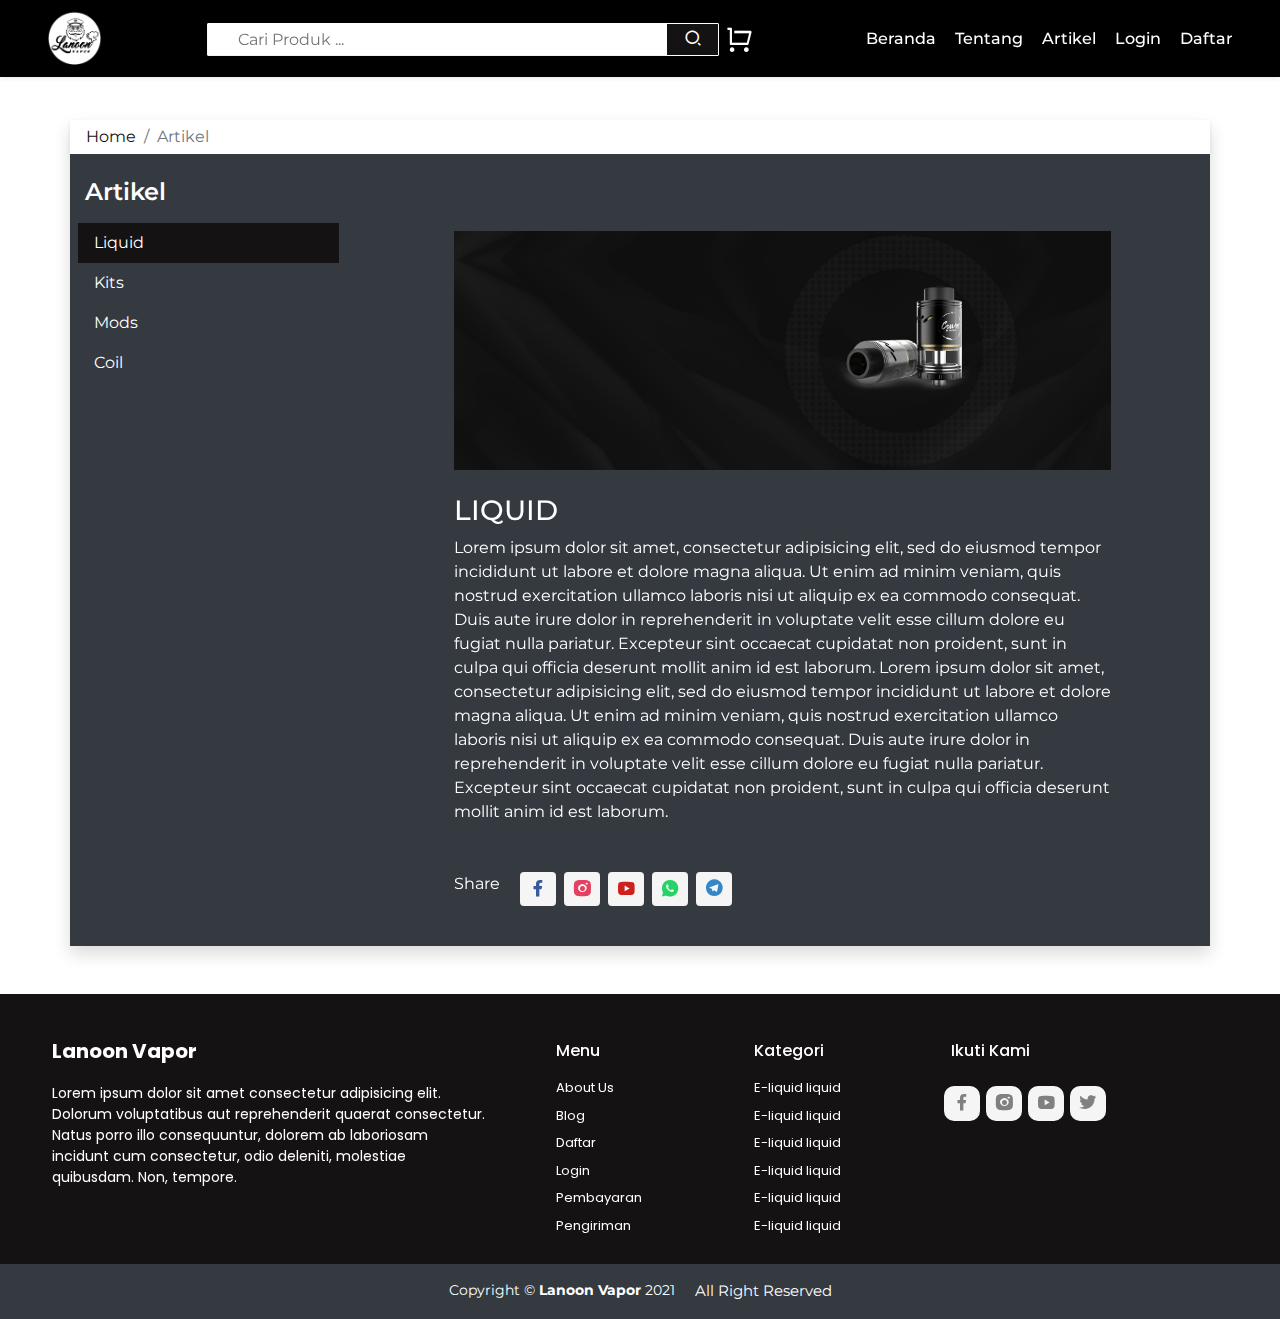
<file: artikel.html>
<!DOCTYPE html>
<html lang="en">
  <head>
    <meta charset="UTF-8" />
    <meta http-equiv="X-UA-Compatible" content="IE=edge" />
    <meta name="viewport" content="width=device-width, initial-scale=1.0" />
    <title>Lanoon Vapor Detail</title>

    <link
      href="https://fonts.googleapis.com/css2?family=Montserrat:wght@100&display=swap"
      rel="stylesheet"
    />
    <link rel="stylesheet" href="assets/css/main.css" />
    <link rel="stylesheet" href="assets/css/aos.css" />
    <link rel="stylesheet" href="assets/css/owl.carousel.css" />
    <link rel="stylesheet" href="assets/css/owl.theme.default.css" />
  </head>

  <body>
    <nav class="navbar">
      <div class="wrapper">
        <div class="row mx-0">
          <div class="col-12">
            <div class="navbar-inner">
              <div class="navbar-brand d-none d-lg-block">
                <a href="index.html">
                  <img src="assets/img/logo.png" alt="logo" />
                </a>
              </div>
              <div class="navbar-menu-search d-flex">
                <form>
                  <div class="input-group">
                    <input
                      type="text"
                      name="text"
                      class="search"
                      placeholder="Cari Produk ..."
                    />
                    <button class="btn-default" type="submit">
                      <i class="ri-search-2-line color-white"></i>
                    </button>
                  </div>
                </form>

                <a
                  href=""
                  class="ikon-belanja pr-4"
                  style="text-decoration: none"
                >
                  <i class="ri-shopping-cart-line"></i>
                </a>
              </div>
              <div class="navbar-menu">
                <div class="navbar-menu-inner">
                  <div class="navbar-menu-logo">
                    <img
                      src="assets/img/logo.png"
                      alt=""
                      class="navbar-brand-image"
                    />
                  </div>
                  <ul class="navbar-menu-list">
                    <li>
                      <a href="index.html">Beranda</a>
                    </li>
                    <li>
                      <a href="#about">Tentang</a>
                    </li>
                    <li>
                      <a href="artikel.html">Artikel</a>
                    </li>
                    <li>
                      <a href="">Login</a>
                    </li>
                    <li>
                      <a href="">Daftar</a>
                    </li>
                  </ul>
                </div>
              </div>
              <div class="navbar-toggle pt-3">
                <span></span>
                <span></span>
                <span></span>
              </div>
              <div class="navbar-close"></div>
            </div>
          </div>
        </div>
      </div>
    </nav>

    <section id="artikel">
      <div class="wrapper-1 mt-5">
        <div class="row mx-0 shadow bg-main2">
          <div class="col-lg-12 px-0">
            <nav aria-label="breadcrumb">
              <ol class="breadcrumb shadow-sm">
                <li class="breadcrumb-item"><a href="index.html">Home</a></li>
                <li class="breadcrumb-item active" aria-current="page">
                  Artikel
                </li>
              </ol>
            </nav>
          </div>
          <div class="col-lg-12 px-0 bg-dark">
            <div class="col-lg-12 judul color-white pt-4">
              <h3 class="mb-0">Artikel</h3>
            </div>
            <div class="row mx-0">
              <div
                class="col-12 col-lg-3 mx-auto px-0 my-3 justify-content-center side-left px-2 bg-dark"
              >
                <div
                  class="nav flex-column nav-pills pr-2"
                  id="v-pills-tab"
                  role="tablist"
                  aria-orientation="vertical"
                >
                  <a
                    class="nav-link active color-white"
                    id="v-pills-artikel1-tab"
                    data-toggle="pill"
                    href="#v-pills-artikel1"
                    role="tab"
                    aria-controls="v-pills-artikel1"
                    aria-selected="true"
                    >Liquid</a
                  >
                  <a
                    class="nav-link color-white"
                    id="v-pills-artikel2-tab"
                    data-toggle="pill"
                    href="#v-pills-artikel2"
                    role="tab"
                    aria-controls="v-pills-artikel2"
                    aria-selected="false"
                    >Kits</a
                  >
                  <a
                    class="nav-link color-white"
                    id="v-pills-artikel3-tab"
                    data-toggle="pill"
                    href="#v-pills-artikel3"
                    role="tab"
                    aria-controls="v-pills-artikel3"
                    aria-selected="false"
                    >Mods</a
                  >
                  <a
                    class="nav-link color-white"
                    id="v-pills-artikel4-tab"
                    data-toggle="pill"
                    href="#v-pills-artikel4"
                    role="tab"
                    aria-controls="v-pills-artikel4"
                    aria-selected="false"
                    >Coil</a
                  >
                </div>
              </div>
              <div class="col-lg-9 py-4 mx-auto">
                <div class="tab-content" id="v-pills-tabContent">
                  <div
                    class="tab-pane fade show active"
                    id="v-pills-artikel1"
                    role="tabpanel"
                    aria-labelledby="v-pills-artikel1-tab"
                  >
                    <div class="row mx-0">
                      <div class="col-lg-10 mx-auto">
                        <img src="assets/img/slide1.jpg" class="w-100" />
                      </div>
                      <div class="col-lg-10 mx-auto color-white mt-4">
                        <h3>LIQUID</h3>
                        <p>
                          Lorem ipsum dolor sit amet, consectetur adipisicing
                          elit, sed do eiusmod tempor incididunt ut labore et
                          dolore magna aliqua. Ut enim ad minim veniam, quis
                          nostrud exercitation ullamco laboris nisi ut aliquip
                          ex ea commodo consequat. Duis aute irure dolor in
                          reprehenderit in voluptate velit esse cillum dolore eu
                          fugiat nulla pariatur. Excepteur sint occaecat
                          cupidatat non proident, sunt in culpa qui officia
                          deserunt mollit anim id est laborum. Lorem ipsum dolor
                          sit amet, consectetur adipisicing elit, sed do eiusmod
                          tempor incididunt ut labore et dolore magna aliqua. Ut
                          enim ad minim veniam, quis nostrud exercitation
                          ullamco laboris nisi ut aliquip ex ea commodo
                          consequat. Duis aute irure dolor in reprehenderit in
                          voluptate velit esse cillum dolore eu fugiat nulla
                          pariatur. Excepteur sint occaecat cupidatat non
                          proident, sunt in culpa qui officia deserunt mollit
                          anim id est laborum.
                        </p>
                        <div class="col-lg-12 d-flex px-0 mt-5">
                          <span>Share</span>
                          <ul class="d-flex pl-3">
                            <a href="" style="text-decoration: none">
                              <div class="bg-ikon rounded mx-1">
                                <i class="ri-facebook-fill bg-fb"></i>
                              </div>
                            </a>
                            <a href="" style="text-decoration: none">
                              <div class="bg-ikon rounded mx-1">
                                <i class="ri-instagram-fill bg-ig"></i>
                              </div>
                            </a>
                            <a href="" style="text-decoration: none">
                              <div class="bg-ikon rounded mx-1">
                                <i class="ri-youtube-fill bg-yt"></i>
                              </div>
                            </a>
                            <a href="" style="text-decoration: none">
                              <div class="bg-ikon rounded mx-1">
                                <i class="ri-whatsapp-fill bg-wa"></i>
                              </div>
                            </a>
                            <a href="" style="text-decoration: none">
                              <div class="bg-ikon rounded mx-1">
                                <i class="ri-telegram-fill bg-tele"></i>
                              </div>
                            </a>
                          </ul>
                        </div>
                      </div>
                    </div>
                  </div>
                  <div
                    class="tab-pane fade"
                    id="v-pills-artikel2"
                    role="tabpanel"
                    aria-labelledby="v-pills-artikel2-tab"
                  >
                    <div class="row mx-0">
                      <div class="col-lg-10 mx-auto">
                        <img src="assets/img/slide2.jpg" class="w-100" />
                      </div>
                      <div class="col-lg-10 mx-auto color-white mt-4">
                        <h3>KITS</h3>
                        <p>
                          Lorem ipsum dolor sit amet, consectetur adipisicing
                          elit, sed do eiusmod tempor incididunt ut labore et
                          dolore magna aliqua. Ut enim ad minim veniam, quis
                          nostrud exercitation ullamco laboris nisi ut aliquip
                          ex ea commodo consequat. Duis aute irure dolor in
                          reprehenderit in voluptate velit esse cillum dolore eu
                          fugiat nulla pariatur. Excepteur sint occaecat
                          cupidatat non proident, sunt in culpa qui officia
                          deserunt mollit anim id est laborum. Lorem ipsum dolor
                          sit amet, consectetur adipisicing elit, sed do eiusmod
                          tempor incididunt ut labore et dolore magna aliqua. Ut
                          enim ad minim veniam, quis nostrud exercitation
                          ullamco laboris nisi ut aliquip ex ea commodo
                          consequat. Duis aute irure dolor in reprehenderit in
                          voluptate velit esse cillum dolore eu fugiat nulla
                          pariatur. Excepteur sint occaecat cupidatat non
                          proident, sunt in culpa qui officia deserunt mollit
                          anim id est laborum.
                        </p>
                        <div class="col-lg-12 d-flex px-0 mt-5">
                          <span>Share</span>
                          <ul class="d-flex pl-3">
                            <a href="" style="text-decoration: none">
                              <div class="bg-ikon rounded mx-1">
                                <i class="ri-facebook-fill bg-fb"></i>
                              </div>
                            </a>
                            <a href="" style="text-decoration: none">
                              <div class="bg-ikon rounded mx-1">
                                <i class="ri-instagram-fill bg-ig"></i>
                              </div>
                            </a>
                            <a href="" style="text-decoration: none">
                              <div class="bg-ikon rounded mx-1">
                                <i class="ri-youtube-fill bg-yt"></i>
                              </div>
                            </a>
                            <a href="" style="text-decoration: none">
                              <div class="bg-ikon rounded mx-1">
                                <i class="ri-whatsapp-fill bg-wa"></i>
                              </div>
                            </a>
                            <a href="" style="text-decoration: none">
                              <div class="bg-ikon rounded mx-1">
                                <i class="ri-telegram-fill bg-tele"></i>
                              </div>
                            </a>
                          </ul>
                        </div>
                      </div>
                    </div>
                  </div>
                  <div
                    class="tab-pane fade"
                    id="v-pills-artikel3"
                    role="tabpanel"
                    aria-labelledby="v-pills-artikel3-tab"
                  >
                    <div class="row mx-0">
                      <div class="col-lg-10 mx-auto">
                        <img src="assets/img/slide1.jpg" class="w-100" />
                      </div>
                      <div class="col-lg-10 mx-auto color-white mt-4">
                        <h3>MODS</h3>
                        <p>
                          Lorem ipsum dolor sit amet, consectetur adipisicing
                          elit, sed do eiusmod tempor incididunt ut labore et
                          dolore magna aliqua. Ut enim ad minim veniam, quis
                          nostrud exercitation ullamco laboris nisi ut aliquip
                          ex ea commodo consequat. Duis aute irure dolor in
                          reprehenderit in voluptate velit esse cillum dolore eu
                          fugiat nulla pariatur. Excepteur sint occaecat
                          cupidatat non proident, sunt in culpa qui officia
                          deserunt mollit anim id est laborum. Lorem ipsum dolor
                          sit amet, consectetur adipisicing elit, sed do eiusmod
                          tempor incididunt ut labore et dolore magna aliqua. Ut
                          enim ad minim veniam, quis nostrud exercitation
                          ullamco laboris nisi ut aliquip ex ea commodo
                          consequat. Duis aute irure dolor in reprehenderit in
                          voluptate velit esse cillum dolore eu fugiat nulla
                          pariatur. Excepteur sint occaecat cupidatat non
                          proident, sunt in culpa qui officia deserunt mollit
                          anim id est laborum.
                        </p>
                        <div class="col-lg-12 d-flex px-0 mt-5">
                          <span>Share</span>
                          <ul class="d-flex pl-3">
                            <a href="" style="text-decoration: none">
                              <div class="bg-ikon rounded mx-1">
                                <i class="ri-facebook-fill bg-fb"></i>
                              </div>
                            </a>
                            <a href="" style="text-decoration: none">
                              <div class="bg-ikon rounded mx-1">
                                <i class="ri-instagram-fill bg-ig"></i>
                              </div>
                            </a>
                            <a href="" style="text-decoration: none">
                              <div class="bg-ikon rounded mx-1">
                                <i class="ri-youtube-fill bg-yt"></i>
                              </div>
                            </a>
                            <a href="" style="text-decoration: none">
                              <div class="bg-ikon rounded mx-1">
                                <i class="ri-whatsapp-fill bg-wa"></i>
                              </div>
                            </a>
                            <a href="" style="text-decoration: none">
                              <div class="bg-ikon rounded mx-1">
                                <i class="ri-telegram-fill bg-tele"></i>
                              </div>
                            </a>
                          </ul>
                        </div>
                      </div>
                    </div>
                  </div>
                  <div
                    class="tab-pane fade"
                    id="v-pills-artikel4"
                    role="tabpanel"
                    aria-labelledby="v-pills-artikel4-tab"
                  >
                    <div class="row mx-0">
                      <div class="col-lg-10 mx-auto">
                        <img src="assets/img/slide2.jpg" class="w-100" />
                      </div>
                      <div class="col-lg-10 mx-auto color-white mt-4">
                        <h3>Coil</h3>
                        <p>
                          Lorem ipsum dolor sit amet, consectetur adipisicing
                          elit, sed do eiusmod tempor incididunt ut labore et
                          dolore magna aliqua. Ut enim ad minim veniam, quis
                          nostrud exercitation ullamco laboris nisi ut aliquip
                          ex ea commodo consequat. Duis aute irure dolor in
                          reprehenderit in voluptate velit esse cillum dolore eu
                          fugiat nulla pariatur. Excepteur sint occaecat
                          cupidatat non proident, sunt in culpa qui officia
                          deserunt mollit anim id est laborum. Lorem ipsum dolor
                          sit amet, consectetur adipisicing elit, sed do eiusmod
                          tempor incididunt ut labore et dolore magna aliqua. Ut
                          enim ad minim veniam, quis nostrud exercitation
                          ullamco laboris nisi ut aliquip ex ea commodo
                          consequat. Duis aute irure dolor in reprehenderit in
                          voluptate velit esse cillum dolore eu fugiat nulla
                          pariatur. Excepteur sint occaecat cupidatat non
                          proident, sunt in culpa qui officia deserunt mollit
                          anim id est laborum.
                        </p>
                        <div class="col-lg-12 d-flex px-0 mt-5">
                          <span>Share</span>
                          <ul class="d-flex pl-3">
                            <a href="" style="text-decoration: none">
                              <div class="bg-ikon rounded mx-1">
                                <i class="ri-facebook-fill bg-fb"></i>
                              </div>
                            </a>
                            <a href="" style="text-decoration: none">
                              <div class="bg-ikon rounded mx-1">
                                <i class="ri-instagram-fill bg-ig"></i>
                              </div>
                            </a>
                            <a href="" style="text-decoration: none">
                              <div class="bg-ikon rounded mx-1">
                                <i class="ri-youtube-fill bg-yt"></i>
                              </div>
                            </a>
                            <a href="" style="text-decoration: none">
                              <div class="bg-ikon rounded mx-1">
                                <i class="ri-whatsapp-fill bg-wa"></i>
                              </div>
                            </a>
                            <a href="" style="text-decoration: none">
                              <div class="bg-ikon rounded mx-1">
                                <i class="ri-telegram-fill bg-tele"></i>
                              </div>
                            </a>
                          </ul>
                        </div>
                      </div>
                    </div>
                  </div>
                </div>
              </div>
            </div>
          </div>
        </div>
      </div>
    </section>

    <section id="footer" class="mt-5">
      <div class="row bg-primary color-white pb-4 main-font">
        <div class="wrapper">
          <div class="col-12">
            <div class="footer row">
              <div class="col-md-6 col-12 col-lg-5 footer-inner">
                <h3>Lanoon Vapor</h3>
                <p class="pr-5">
                  Lorem ipsum dolor sit amet consectetur adipisicing elit.
                  Dolorum voluptatibus aut reprehenderit quaerat consectetur.
                  Natus porro illo consequuntur, dolorem ab laboriosam incidunt
                  cum consectetur, odio deleniti, molestiae quibusdam. Non,
                  tempore.
                </p>
              </div>
              <div class="col-lg-2 col-md-6 col-12 footer-inner">
                <h5>Menu</h5>
                <ul>
                  <li>
                    <a href=""><p>About Us</p></a>
                  </li>
                  <li>
                    <a href=""><p>Blog</p></a>
                  </li>
                  <li>
                    <a href=""><p>Daftar</p></a>
                  </li>
                  <li>
                    <a href=""><p>Login</p></a>
                  </li>
                  <li>
                    <a href=""><p>Pembayaran</p></a>
                  </li>
                  <li>
                    <a href=""><p>Pengiriman</p></a>
                  </li>
                </ul>
              </div>
              <div class="col-lg-2 col-md-6 col-12 footer-inner">
                <h5>Kategori</h5>
                <div class="d-flex">
                  <ul class="mr-5">
                    <li>
                      <a href=""><p>E-liquid liquid</p></a>
                    </li>
                    <li>
                      <a href=""><p>E-liquid liquid</p></a>
                    </li>
                    <li>
                      <a href=""><p>E-liquid liquid</p></a>
                    </li>
                    <li>
                      <a href=""><p>E-liquid liquid</p></a>
                    </li>
                    <li>
                      <a href=""><p>E-liquid liquid</p></a>
                    </li>
                    <li>
                      <a href=""><p>E-liquid liquid</p></a>
                    </li>
                  </ul>
                </div>
              </div>
              <div class="col-lg-3 col-md-6 col-12 footer-inner">
                <h5 class="mb-3">Ikuti Kami</h5>
                <ul class="d-flex pl-0">
                  <a href="">
                    <div class="bg-ikon"><i class="ri-facebook-fill"></i></div>
                  </a>
                  <a href="">
                    <div class="bg-ikon"><i class="ri-instagram-fill"></i></div>
                  </a>
                  <a href="">
                    <div class="bg-ikon"><i class="ri-youtube-fill"></i></div>
                  </a>
                  <a href="">
                    <div class="bg-ikon"><i class="ri-twitter-fill"></i></div>
                  </a>
                </ul>
              </div>
            </div>
          </div>
        </div>
      </div>
      <div class="row">
        <div class="col-12 bg-dark px-0">
          <div class="row footer-end py-3">
            <div
              class="col-12 col-lg-12 footer-end-inner color-default d-flex justify-content-center"
            >
              <p>Copyright &copy; <b>Lanoon Vapor</b> 2021</p>
              <span>All Right Reserved</span>
            </div>
          </div>
        </div>
      </div>
    </section>

    <script src="assets/js/jquery-3.5.1.min.js"></script>
    <script src="assets/js/popper.js"></script>
    <script src="assets/js/bootstrap.bundle.min.js"></script>
    <script src="assets/js/aos.js"></script>
    <script src="assets/js/owl.carousel.js"></script>
    <script src="assets/js/owl.carousel.min.js"></script>
    <script src="assets/js/app.js"></script>
  </body>
</html>
</file>
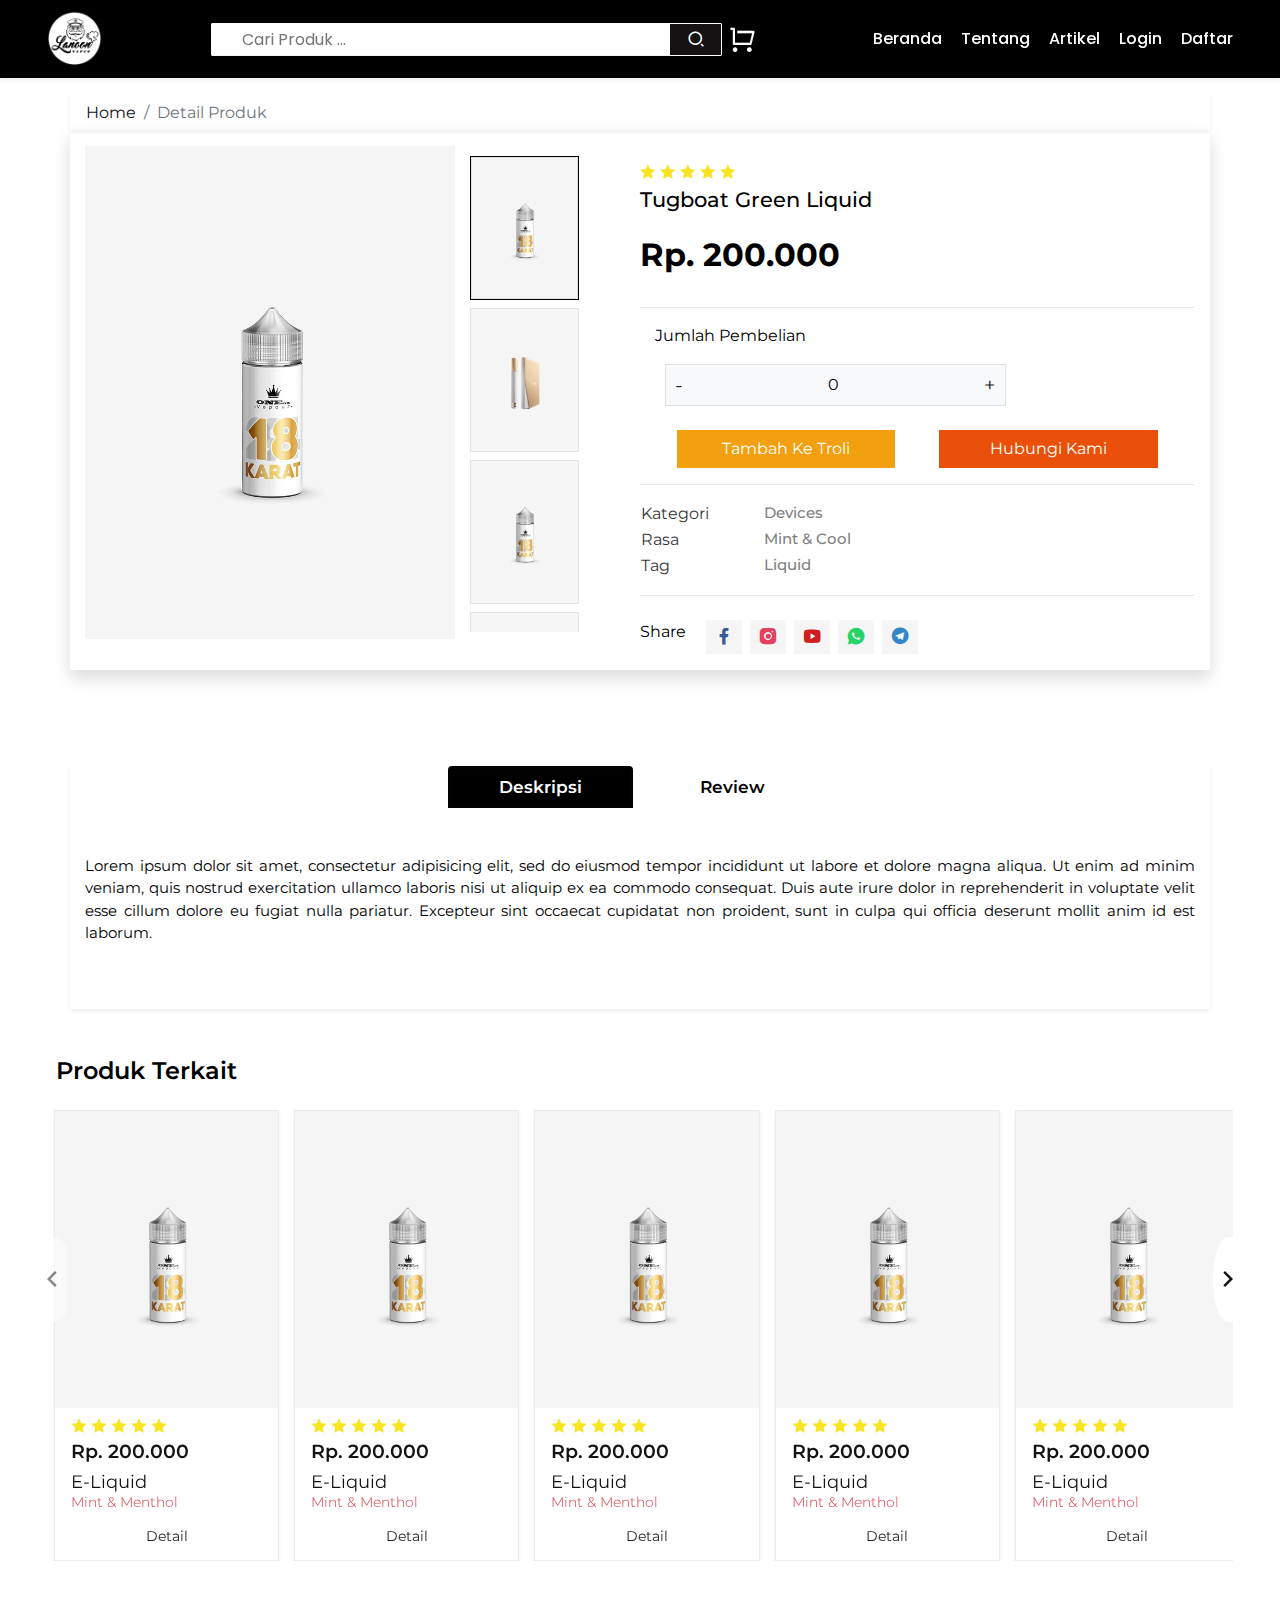
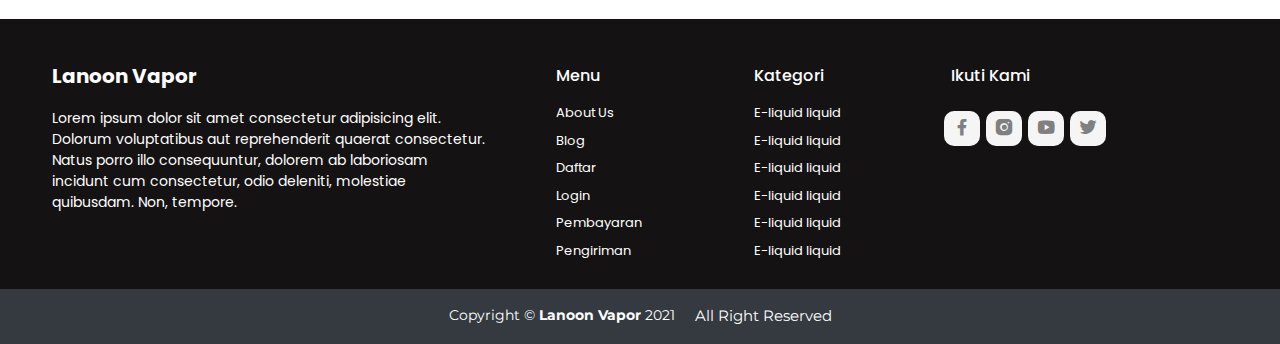
<file: detail.html>
<!DOCTYPE html>
<html lang="en">
	<head>
	    <meta charset="UTF-8">
	    <meta http-equiv="X-UA-Compatible" content="IE=edge">
	    <meta name="viewport" content="width=device-width, initial-scale=1.0">
	    <title>Lanoon Vapor Detail</title>

        <link href="https://fonts.googleapis.com/css2?family=Montserrat:wght@100&display=swap" rel="stylesheet">
	    <link rel="stylesheet" href="assets/css/main.css">
        <link rel="stylesheet" href="assets/css/aos.css">
        <link rel="stylesheet" href="assets/css/owl.carousel.css">
        <link rel="stylesheet" href="assets/css/owl.theme.default.css">
	</head>

	<body>
	    <nav class="navbar">
            <div class="wrapper">
                <div class="row mx-0 main-font">
                    <div class="col-12">
                        <div class="navbar-inner">
                            <div class="navbar-brand d-none d-lg-block">
                                <a href="index.html">
                                    <img src="assets/img/logo.png" alt="logo">
                                </a>
                            </div>
                            <div class="navbar-menu-search d-flex">
                                <form>
                                    <div class="input-group">
                                        <input type="text" name="text" class="search" placeholder="Cari Produk ...">
                                        <button class="btn-default" type="submit"><i class="ri-search-2-line color-white"></i></button>
                                    </div>
                                </form>

                                <a href="" class="ikon-belanja pr-4" style="text-decoration: none;">
                                    <i class="ri-shopping-cart-line"></i>
                                </a>
                            </div>
                            <div class="navbar-menu">
                                <div class="navbar-menu-inner">
                                    <div class="navbar-menu-logo">
                                        <img src="assets/img/logo.png" alt="" class="navbar-brand-image">
                                    </div>
                                    <ul class="navbar-menu-list">
                                        <li>
                                            <a href="index.html">Beranda</a>
                                        </li>
                                        <li>
                                            <a href="#about">Tentang</a>
                                        </li>
                                        <li>
                                            <a href="artikel.html">Artikel</a>
                                        </li>
                                        <li>
                                            <a href="">Login</a>
                                        </li>
                                        <li>
                                            <a href="">Daftar</a>
                                        </li>
                                    </ul>
                                </div>
                            </div>
                            <div class="navbar-toggle pt-3">
                                <span></span>
                                <span></span>
                                <span></span>
                            </div>
                            <div class="navbar-close"></div>
                        </div>
                    </div>
                </div>
            </div>
        </nav>

        <section id="produk-detail">
            <div class="wrapper-1">
                <div class="row mx-0 my-5">
                    <div class="col-lg-12 px-0 mt-5">
                        <nav aria-label="breadcrumb">
                            <ol class="breadcrumb shadow-sm">
                                <li class="breadcrumb-item"><a href="index.html">Home</a></li>
                                <li class="breadcrumb-item active" aria-current="page">Detail Produk</li>
                            </ol>
                        </nav>
                    </div>
                    <div class="col-lg-12 produk-detail shadow">
                        <div class="row mx-0">
                            <div class="col-lg-6 px-0">
                                <div class="row mx-0">
                                    <div class="col-8 col-lg-8 px-0 py-3">
                                        <div class="tab-content" id="v-pills-tabContent">
                                          <div class="tab-pane fade show active" id="v-pills-slide1" role="tabpanel" aria-labelledby="v-pills-slide1-tab">
                                              <img src="assets/img/vape-2.jpg" class="w-100">
                                          </div>
                                          <div class="tab-pane fade" id="v-pills-slide2" role="tabpanel" aria-labelledby="v-pills-slide2-tab">
                                              <img src="assets/img/neo-vape.jpg" class="w-100">
                                          </div>
                                          <div class="tab-pane fade" id="v-pills-slide3" role="tabpanel" aria-labelledby="v-pills-slide3-tab">
                                              <img src="assets/img/vape-2.jpg" class="w-100">
                                          </div>
                                          <div class="tab-pane fade" id="v-pills-slide4" role="tabpanel" aria-labelledby="v-pills-slide4-tab">
                                              <img src="assets/img/neo-vape.jpg" class="w-100">
                                          </div>
                                          <div class="tab-pane fade" id="v-pills-slide5" role="tabpanel" aria-labelledby="v-pills-slide5-tab">
                                              <img src="assets/img/vape-2.jpg" class="w-100">
                                          </div>
                                        </div>
                                    </div>
                                    <div class="col-4 col-lg-3 slide-img">
                                        <div class="nav flex-column nav-pills" id="v-pills-tab" role="tablist" aria-orientation="vertical">
                                            <a class="nav-link1 active my-1" id="v-pills-slide1-tab" data-toggle="pill" href="#v-pills-slide1" role="tab" aria-controls="v-pills-slide1" aria-selected="true">
                                                <img src="assets/img/vape-2.jpg" alt="produk" class="w-100 border">
                                            </a>
                                            <a class="nav-link1 my-1" id="v-pills-slide2-tab" data-toggle="pill" href="#v-pills-slide2" role="tab" aria-controls="v-pills-slide2" aria-selected="false">
                                                <img src="assets/img/neo-vape.jpg" alt="produk" class="w-100 border">
                                            </a>
                                            <a class="nav-link1 my-1" id="v-pills-slide3-tab" data-toggle="pill" href="#v-pills-slide3" role="tab" aria-controls="v-pills-slide3" aria-selected="false">
                                                <img src="assets/img/vape-2.jpg" alt="produk" class="w-100 border">
                                            </a>
                                            <a class="nav-link1 my-1" id="v-pills-slide4-tab" data-toggle="pill" href="#v-pills-slide4" role="tab" aria-controls="v-pills-slide4" aria-selected="false">
                                                <img src="assets/img/neo-vape.jpg" alt="produk" class="w-100 border">
                                            </a>
                                            <a class="nav-link1 my-1" id="v-pills-slide5-tab" data-toggle="pill" href="#v-pills-slide5" role="tab" aria-controls="v-pills-slide4" aria-selected="false">
                                                <img src="assets/img/vape-2.jpg" alt="produk" class="w-100 border">
                                            </a>
                                        </div>
                                    </div>
                                </div>
                            </div>
                            <div class="col-lg-6 px-0 pt-4">
                                <div class="rating">
                                    <i class="ri-star-fill"></i>
                                    <i class="ri-star-fill"></i>
                                    <i class="ri-star-fill"></i>
                                    <i class="ri-star-fill"></i>
                                    <i class="ri-star-fill"></i>
                                </div>
                                <h3 style="font-weight: 500;font-size: 21px;">Tugboat Green Liquid</h3>
                                <h2 class="py-3" style="font-weight: 700;">Rp. 200.000</h2>
                                <hr>
                                <div class="row mx-0">
                                    <div class="col">
                                        <p>Jumlah Pembelian</p>
                                        <div class="main border bg-light">
                                            <button class="down_count btn btn-light btn-sm my-auto shadow-none" title="Down" style="font-size: 20px;">-</button>
                                            <input class="counter border-0 bg-light" type="integer" placeholder="value..." value="0" />
                                            <button class="up_count btn btn-light btn-sm my-auto shadow-none" title="Up" style="font-size: 20px;">+</button>
                                        </div>
                                        <div class="row mx-0">
                                            <div class="col-10 col-sm-5 col-lg-5 mx-auto px-0 btn btn-cream w-75 mt-4 mx-2" style="border-radius: 0;color: white;">
                                            Tambah Ke Troli
                                            </div>
                                            <div class="col-10 col-sm-5 col-lg-5 mx-auto px-0 btn btn-maen w-75 mt-4 mx-2" style="border-radius: 0;color: white;">
                                                Hubungi Kami
                                            </div>
                                        </div>
                                    </div>
                                </div>
                                <hr>
                                <div class="col-lg-12 px-0">
                                    <table>
                                        <tr>
                                            <td style="opacity: 0.8;">Kategori</td>
                                            <td style="width:25%;"></td>
                                            <td style="color: gray;font-size: 15px;font-weight: 500;">Devices</td>
                                        </tr>
                                        <tr>
                                            <td style="opacity: 0.8;">Rasa</td>
                                            <td style="width:25%;"></td>
                                            <td style="color: gray;font-size: 15px;font-weight: 500;">Mint & Cool</td>
                                        </tr>
                                        <tr>
                                            <td style="opacity: 0.8;">Tag</td>
                                            <td style="width:25%;"></td>
                                            <td style="color: gray;font-size: 15px;font-weight: 500;">Liquid</td>
                                        </tr>
                                    </table>
                                </div>
                                <hr>
                                <div class="row mx-0 pt-2">
                                    <div class="col-lg-12 d-flex px-0">
                                        <span>Share</span>
                                        <ul class="d-flex pl-3">
                                            <a href="" style="text-decoration: none;">
                                                <div class="bg-ikon mx-1"><i class="ri-facebook-fill bg-fb"></i></div>
                                            </a>
                                            <a href="" style="text-decoration: none;">
                                                <div class="bg-ikon mx-1"><i class="ri-instagram-fill bg-ig"></i></div>
                                            </a>
                                            <a href="" style="text-decoration: none;">
                                                <div class="bg-ikon mx-1"><i class="ri-youtube-fill bg-yt"></i></div>
                                            </a>
                                            <a href="" style="text-decoration: none;">
                                                <div class="bg-ikon mx-1"><i class="ri-whatsapp-fill bg-wa"></i></div>
                                            </a>
                                            <a href="" style="text-decoration: none;">
                                                <div class="bg-ikon mx-1"><i class="ri-telegram-fill bg-tele"></i></div>
                                            </a>
                                        </ul>
                                    </div>
                                </div>
                            </div>
                        </div> 
                    </div>
                </div>
            </div>
        </section>
        
        <section id="deskripsi">
            <div class="wrapper-1">
                <div class="row mx-0">
                    <div class="col-lg-12 mt-5 shadow-sm">
                        <nav>
                            <div class="nav nav-tabs justify-content-center" id="nav-tab" role="tablist">
                                <a class="nav-item nav-link active" id="nav-home-tab" data-toggle="tab" href="#nav-home" role="tab" aria-controls="nav-home" aria-selected="true"><h5 style="font-size: 17px;font-weight: 600;margin-bottom: 0;">Deskripsi</h5></a>
                                <a class="nav-item nav-link" id="nav-profile-tab" data-toggle="tab" href="#nav-profile" role="tab" aria-controls="nav-profile" aria-selected="false"><h5 style="font-size: 17px;font-weight: 600;margin-bottom: 0;">Review</h5></a>
                            </div>
                        </nav>
                        <div class="tab-content py-5" id="nav-tabContent">
                            <div class="tab-pane fade show active border-0" id="nav-home" role="tabpanel" aria-labelledby="nav-home-tab">
                                <p style="font-size: 15px; text-align: justify;">Lorem ipsum dolor sit amet, consectetur adipisicing elit, sed do eiusmod
                                tempor incididunt ut labore et dolore magna aliqua. Ut enim ad minim veniam,
                                quis nostrud exercitation ullamco laboris nisi ut aliquip ex ea commodo
                                consequat. Duis aute irure dolor in reprehenderit in voluptate velit esse
                                cillum dolore eu fugiat nulla pariatur. Excepteur sint occaecat cupidatat non
                                proident, sunt in culpa qui officia deserunt mollit anim id est laborum.</p>
                            </div>
                            <div class="tab-pane fade" id="nav-profile" role="tabpanel" aria-labelledby="nav-profile-tab">
                                <span class="text-center">Belum Ada Review</span>
                            </div>
                        </div>
                    </div>
                </div>
            </div>
        </section>

        <section id="produk-terkait">
            <div class="wrapper">
                <div class="row mx-0 mt-5">
                    <div class="col pl-4 judul">
                        <h3>Produk Terkait</h3>
                    </div>
                    <div class="col-lg-12">
                        <div class="owl-carousel owl-theme owl-carousel-produk-terkait">
                            <div class="item">
                                <a href="detail.html" style="text-decoration: none;">
                                    <div class="produk-terkait-item shadow-sm mt-3">
                                        <div class="produk-terkait-img">
                                            <img src="assets/img/vape-2.jpg" alt="" class="w-100">
                                        </div>
                                        <div class="produk-terkait-harga px-3">
                                            <div class="rating">
                                                <i class="ri-star-fill"></i>
                                                <i class="ri-star-fill"></i>
                                                <i class="ri-star-fill"></i>
                                                <i class="ri-star-fill"></i>
                                                <i class="ri-star-fill"></i>
                                            </div>
                                            <h2>Rp. 200.000</h2>
                                            <div class="nama-produk-terkait">
                                                <h5>E-Liquid</h5>
                                            </div>
                                            <p class="nama-rasa">Mint & Menthol</p>
                                            <div class="btn btn-sm btn-default my-2 py-1 text-center w-100">Detail</div>
                                        </div>
                                    </div>   
                                </a>
                            </div>
                            <div class="item">
                                <a href="detail.html" style="text-decoration: none;">
                                    <div class="produk-terkait-item shadow-sm mt-3">
                                        <div class="produk-terkait-img">
                                            <img src="assets/img/vape-2.jpg" alt="" class="w-100">
                                        </div>
                                        <div class="produk-terkait-harga px-3">
                                            <div class="rating">
                                                <i class="ri-star-fill"></i>
                                                <i class="ri-star-fill"></i>
                                                <i class="ri-star-fill"></i>
                                                <i class="ri-star-fill"></i>
                                                <i class="ri-star-fill"></i>
                                            </div>
                                            <h2>Rp. 200.000</h2>
                                            <div class="nama-produk-terkait">
                                                <h5>E-Liquid</h5>
                                            </div>
                                            <p class="nama-rasa">Mint & Menthol</p>
                                            <div class="btn btn-sm btn-default my-2 py-1 text-center w-100">Detail</div>
                                        </div>
                                    </div>   
                                </a>
                            </div>
                            <div class="item">
                                <a href="detail.html" style="text-decoration: none;">
                                    <div class="produk-terkait-item shadow-sm mt-3">
                                        <div class="produk-terkait-img">
                                            <img src="assets/img/vape-2.jpg" alt="" class="w-100">
                                        </div>
                                        <div class="produk-terkait-harga px-3">
                                            <div class="rating">
                                                <i class="ri-star-fill"></i>
                                                <i class="ri-star-fill"></i>
                                                <i class="ri-star-fill"></i>
                                                <i class="ri-star-fill"></i>
                                                <i class="ri-star-fill"></i>
                                            </div>
                                            <h2>Rp. 200.000</h2>
                                            <div class="nama-produk-terkait">
                                                <h5>E-Liquid</h5>
                                            </div>
                                            <p class="nama-rasa">Mint & Menthol</p>
                                            <div class="btn btn-sm btn-default my-2 py-1 text-center w-100">Detail</div>
                                        </div>
                                    </div>   
                                </a>
                            </div>
                            <div class="item">
                                <a href="detail.html" style="text-decoration: none;">
                                    <div class="produk-terkait-item shadow-sm mt-3">
                                        <div class="produk-terkait-img">
                                            <img src="assets/img/vape-2.jpg" alt="" class="w-100">
                                        </div>
                                        <div class="produk-terkait-harga px-3">
                                            <div class="rating">
                                                <i class="ri-star-fill"></i>
                                                <i class="ri-star-fill"></i>
                                                <i class="ri-star-fill"></i>
                                                <i class="ri-star-fill"></i>
                                                <i class="ri-star-fill"></i>
                                            </div>
                                            <h2>Rp. 200.000</h2>
                                            <div class="nama-produk-terkait">
                                                <h5>E-Liquid</h5>
                                            </div>
                                            <p class="nama-rasa">Mint & Menthol</p>
                                            <div class="btn btn-sm btn-default my-2 py-1 text-center w-100">Detail</div>
                                        </div>
                                    </div>   
                                </a>
                            </div>
                            <div class="item">
                                <a href="detail.html" style="text-decoration: none;">
                                    <div class="produk-terkait-item shadow-sm mt-3">
                                        <div class="produk-terkait-img">
                                            <img src="assets/img/vape-2.jpg" alt="" class="w-100">
                                        </div>
                                        <div class="produk-terkait-harga px-3">
                                            <div class="rating">
                                                <i class="ri-star-fill"></i>
                                                <i class="ri-star-fill"></i>
                                                <i class="ri-star-fill"></i>
                                                <i class="ri-star-fill"></i>
                                                <i class="ri-star-fill"></i>
                                            </div>
                                            <h2>Rp. 200.000</h2>
                                            <div class="nama-produk-terkait">
                                                <h5>E-Liquid</h5>
                                            </div>
                                            <p class="nama-rasa">Mint & Menthol</p>
                                            <div class="btn btn-sm btn-default my-2 py-1 text-center w-100">Detail</div>
                                        </div>
                                    </div>   
                                </a>
                            </div>
                            <div class="item">
                                <a href="detail.html" style="text-decoration: none;">
                                    <div class="produk-terkait-item shadow-sm mt-3">
                                        <div class="produk-terkait-img">
                                            <img src="assets/img/vape-2.jpg" alt="" class="w-100">
                                        </div>
                                        <div class="produk-terkait-harga px-3">
                                            <div class="rating">
                                                <i class="ri-star-fill"></i>
                                                <i class="ri-star-fill"></i>
                                                <i class="ri-star-fill"></i>
                                                <i class="ri-star-fill"></i>
                                                <i class="ri-star-fill"></i>
                                            </div>
                                            <h2>Rp. 200.000</h2>
                                            <div class="nama-produk-terkait">
                                                <h5>E-Liquid</h5>
                                            </div>
                                            <p class="nama-rasa">Mint & Menthol</p>
                                            <div class="btn btn-sm btn-default my-2 py-1 text-center w-100">Detail</div>
                                        </div>
                                    </div>   
                                </a>
                            </div>
                        </div>
                    </div>
                </div>
            </div>
        </section>

        <section id="footer" class="mt-5">
            <div class="row bg-primary color-white pb-4 main-font">
                <div class="wrapper">
                    <div class="col-12">
                        <div class="footer row">
                            <div class="col-md-6 col-12 col-lg-5 footer-inner">
                                <h3>Lanoon Vapor</h3>
                                <p class="pr-5">
                                    Lorem ipsum dolor sit amet consectetur adipisicing elit. Dolorum voluptatibus aut reprehenderit quaerat consectetur. Natus porro illo consequuntur, dolorem ab laboriosam incidunt cum consectetur, odio deleniti, molestiae quibusdam. Non, tempore.
                                </p>
                            </div>
                            <div class="col-lg-2 col-md-6 col-12 footer-inner">
                                <h5>Menu</h5>
                                <ul>
                                    <li><a href=""><p>About Us</p></a></li>
                                    <li><a href=""><p>Blog</p></a></li>
                                    <li><a href=""><p>Daftar</p></a></li>
                                    <li><a href=""><p>Login</p></a></li>
                                    <li><a href=""><p>Pembayaran</p></a></li>
                                    <li><a href=""><p>Pengiriman</p></a></li>
                                </ul>
                            </div>
                            <div class="col-lg-2 col-md-6 col-12 footer-inner">
                                <h5>Kategori</h5>
                                <div class="d-flex">
                                    <ul class="mr-5">
                                        <li><a href=""><p>E-liquid liquid</p></a></li>
                                        <li><a href=""><p>E-liquid liquid</p></a></li>
                                        <li><a href=""><p>E-liquid liquid</p></a></li>
                                        <li><a href=""><p>E-liquid liquid</p></a></li>
                                        <li><a href=""><p>E-liquid liquid</p></a></li>
                                        <li><a href=""><p>E-liquid liquid</p></a></li>
                                    </ul>
                                </div>                   
                            </div>
                            <div class="col-lg-3 col-md-6 col-12 footer-inner">
                                <h5 class="mb-3">Ikuti Kami</h5>
                                <ul class="d-flex pl-0">
                                    <a href="">
                                        <div class="bg-ikon"><i class="ri-facebook-fill"></i></div>
                                    </a>
                                    <a href="">
                                        <div class="bg-ikon"><i class="ri-instagram-fill"></i></div>
                                    </a>
                                    <a href="">
                                        <div class="bg-ikon"><i class="ri-youtube-fill"></i></div>
                                    </a>
                                    <a href="">
                                        <div class="bg-ikon"><i class="ri-twitter-fill"></i></div>
                                    </a>
                                </ul>
                            </div>
                        </div>
                    </div>
                </div>
            </div>
            <div class="row">
                <div class="col-12 bg-dark px-0">
                    <div class="row footer-end py-3">
                        <div class="col-12 col-lg-12 footer-end-inner color-default d-flex justify-content-center">
                            <p>Copyright &copy; <b>Lanoon Vapor</b> 2021</p>
                            <span>All Right Reserved</span>
                        </div>
                    </div>
                </div>
            </div>
        </section>

	    <script src="assets/js/jquery-3.5.1.min.js"></script>
        <script src="assets/js/popper.js"></script>
        <script src="assets/js/bootstrap.bundle.min.js"></script>
        <script src="assets/js/aos.js"></script>
        <script src="assets/js/owl.carousel.js"></script>
        <script src="assets/js/owl.carousel.min.js"></script>
        <script src="assets/js/app.js"></script>

	</body>
</html>
</file>
